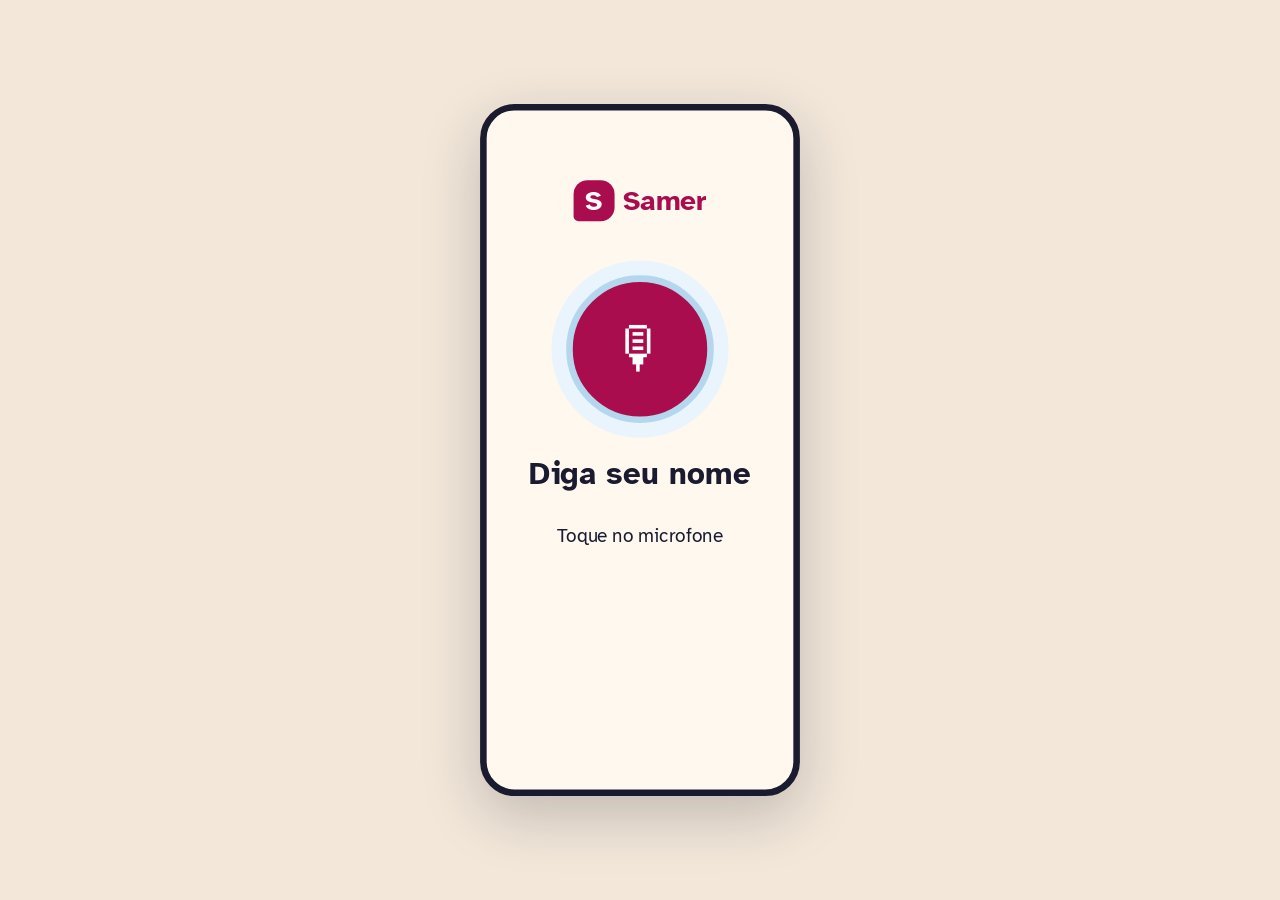
<file: SamerApp Relacionamento/start.html>
<!doctype html>
<html lang="pt-BR"><head><meta charset="UTF-8"><meta name="viewport" content="width=device-width,initial-scale=1"><title>Começar — Samer</title><link rel="stylesheet" href="./style.css"></head><body data-page="start"><div id="app"></div><script defer src="./script.js"></script></body></html>
</file>
<file: SamerApp Relacionamento/style.css>
@import url('https://fonts.googleapis.com/css2?family=Atkinson+Hyperlegible:wght@400;700&display=swap');

:root {
  font-family: 'Atkinson Hyperlegible', sans-serif;
  color: #1b1b2f;
  background: #f2e7d9;
  --cream: #fff8ef;
  --pink: #a90d4e;
  --blue: #084f8a;
  --green: #176b34;
  --red: #a5261f;
  --yellow: #ffd166;
}

* { box-sizing: border-box; }
body { margin: 0; min-width: 320px; min-height: 100vh; }
button { font: inherit; cursor: pointer; }
button:focus-visible { outline: 4px solid var(--yellow); outline-offset: 4px; }
button:active { transform: scale(.97); }
.hidden { display: none !important; }
.screen { width: min(100%, 560px); min-height: 100vh; margin: auto; padding: 18px 18px 115px; background: var(--cream); }
.top { height: 70px; display: flex; align-items: center; justify-content: space-between; }
.logo { display: flex; align-items: center; gap: 10px; color: var(--pink); font-size: 34px; font-weight: 700; }
.logo-mark { width: 50px; height: 50px; display: grid; place-items: center; color: white; border-radius: 17px 17px 17px 6px; background: var(--pink); }
.round { width: 64px; height: 64px; border: 0; border-radius: 50%; color: white; background: var(--blue); font-size: 28px; }
.hero { height: 290px; position: relative; overflow: hidden; margin: 18px 0; border-radius: 26px; box-shadow: 0 10px 28px #4c2c1c24; }
.hero img, .card img { width: 100%; height: 100%; object-fit: cover; }
.verified { position: absolute; right: 12px; bottom: 12px; padding: 9px 12px; color: white; border-radius: 999px; background: var(--green); font-size: 18px; font-weight: 700; }
h1 { margin: 18px 0; font-size: 38px; line-height: 1.05; }
.big { width: 100%; min-height: 76px; margin-top: 16px; border: 0; border-radius: 22px; color: white; background: var(--pink); box-shadow: 0 7px 0 #750a38; font-size: 25px; font-weight: 700; }
.blue { background: var(--blue); box-shadow: 0 7px 0 #063e6b; }
.match-top { display: grid; grid-template-columns: 1fr 64px 1fr; align-items: center; }
.match-top .round:last-child { justify-self: end; }
.distance { color: var(--blue); background: #e9f4fc; border: 3px solid #b5d7ed; }
.stack { height: 430px; position: relative; margin-top: 14px; }
.behind, .card { position: absolute; inset: 0; overflow: hidden; border-radius: 25px; }
.behind { transform: rotate(3deg) translateY(9px); background: #d8c2af; }
.behind img { width: 100%; height: 100%; object-fit: cover; opacity: .7; }
.card { box-shadow: 0 12px 30px #1b1b2f38; touch-action: pan-y; transition: transform .25s; }
.card::after { content: ''; position: absolute; inset: 48% 0 0; background: linear-gradient(transparent, #101020e8); }
.card-info { position: absolute; z-index: 2; left: 17px; right: 17px; bottom: 18px; color: white; }
.card-info h1 { margin: 0; font-size: 34px; }
.card-info p { margin: 8px 0 0; font-size: 22px; }
.audio { min-height: 74px; margin-top: 20px; padding: 8px; display: flex; align-items: center; gap: 12px; color: var(--blue); border: 3px solid #b5d7ed; border-radius: 20px; background: #e9f4fc; font-size: 21px; font-weight: 700; }
.audio button { flex: none; }
.choices { margin-top: 22px; display: flex; justify-content: center; align-items: start; gap: 24px; }
.choice { display: grid; justify-items: center; gap: 7px; font-size: 19px; font-weight: 700; }
.choice button { width: 88px; height: 88px; border: 0; border-radius: 50%; color: white; font-size: 36px; }
.choice.undo button { width: 64px; height: 64px; margin-top: 12px; color: #1b1b2f; background: var(--yellow); border: 3px solid #1b1b2f; }
.pass button { background: var(--red); }.like button { background: var(--green); }
.bottom { position: fixed; left: 50%; bottom: 0; width: min(100%, 560px); height: 92px; transform: translateX(-50%); display: grid; grid-template-columns: repeat(3,1fr); background: white; border-top: 3px solid #e5d4c3; }
.bottom button { border: 0; background: white; font-size: 19px; font-weight: 700; }.bottom .active { color: white; background: var(--pink); }
.avatar { width: 38px; height: 38px; display: block; margin: auto; object-fit: cover; border-radius: 50%; border: 3px solid var(--blue); }
.overlay { position: fixed; z-index: 10; inset: 0; display: grid; place-items: center; padding: 20px; background: #1b1b2fd9; }
.dialog { width: min(100%,420px); padding: 26px; text-align: center; border-radius: 28px; background: var(--cream); }
.dialog p { font-size: 23px; line-height: 1.4; }
.dialog .big { background: var(--green); box-shadow: 0 6px 0 #0e4d24; }
.celebrate { min-height: 100vh; padding: 32px 20px; text-align: center; color: white; background: var(--pink); }
.faces { margin: 100px 0 30px; display: flex; justify-content: center; align-items: center; }
.faces img { width: 135px; height: 135px; object-fit: cover; border: 6px solid white; border-radius: 50%; }
.faces b { width: 70px; height: 70px; margin: 0 -10px; z-index: 2; display: grid; place-items: center; color: var(--pink); border-radius: 50%; background: var(--yellow); font-size: 35px; }
.celebrate h1 { font-size: 48px; }
.celebrate .big { max-width: 460px; background: var(--green); box-shadow: 0 6px 0 #0e4d24; }
.empty { display: grid; align-content: center; text-align: center; }
.empty-icon { font-size: 100px; }.empty p { font-size: 24px; }
.page-title { display: flex; align-items: center; gap: 12px; font-size: 35px; }
.page-title span { width: 54px; height: 54px; display: grid; place-items: center; color: white; border-radius: 17px; background: var(--blue); }
.record-page { display: flex; flex-direction: column; align-items: center; justify-content: center; text-align: center; }
.record-button { width: 180px; height: 180px; margin: 65px 0 25px; border: 8px solid #b5d7ed; border-radius: 50%; color: white; background: var(--pink); box-shadow: 0 0 0 18px #e9f4fc, 0 10px 0 #750a38; font-size: 70px; }
.record-button.listening { animation: pulse 1.2s infinite; }
.record-page p { font-size: 23px; }.record-status { min-height: 70px; margin-top: 24px; color: var(--blue); font-size: 25px; font-weight: 700; }
.conversation-list { display: grid; gap: 16px; margin-top: 24px; }
.conversation { min-height: 104px; padding: 10px; display: grid; grid-template-columns: 78px 1fr 64px; align-items: center; gap: 12px; border: 3px solid #e4d3c2; border-radius: 22px; background: white; }
.conversation img { width: 78px; height: 78px; object-fit: cover; border-radius: 17px; }.conversation strong { font-size: 25px; }.conversation p { margin: 4px 0 0; font-size: 19px; }
.conversation button { width: 64px; height: 64px; border: 0; border-radius: 50%; color: white; background: var(--blue); font-size: 27px; }
.profile-page { text-align: center; }.profile-photo { width: 210px; height: 210px; margin: 34px auto 15px; object-fit: cover; border: 7px solid white; border-radius: 50%; box-shadow: 0 0 0 5px var(--green); }
.profile-page h1 { margin-bottom: 8px; }.profile-badge { display: inline-flex; padding: 10px 15px; color: white; border-radius: 999px; background: var(--green); font-size: 20px; font-weight: 700; }
.profile-options { display: grid; gap: 15px; margin-top: 30px; }.profile-options button { min-height: 72px; padding: 0 18px; text-align: left; border: 3px solid var(--blue); border-radius: 20px; color: var(--blue); background: white; font-size: 22px; font-weight: 700; }
.mini { border: 0; background: transparent; }
@keyframes pulse { 50% { box-shadow: 0 0 0 32px #a90d4e22, 0 10px 0 #750a38; transform: scale(1.04); } }
@media (min-width: 760px) {
  body { min-height: 100vh; overflow: hidden; }
  #app {
    width: 100%;
    height: 100vh;
    position: fixed;
    inset: 0;
    overflow: hidden;
  }
  .screen {
    width: 390px;
    height: 844px;
    min-height: 0;
    margin: 0;
    padding: 18px 18px 112px;
    position: absolute;
    top: 50%;
    left: 50%;
    overflow-x: hidden;
    overflow-y: auto;
    border: 8px solid #1b1b2f;
    border-radius: 42px;
    box-shadow: 0 24px 70px #1b1b2f38;
    transform: translate(-50%, -50%) scale(.82);
    transform-origin: center;
  }
  .hero { height: 240px; margin-block: 12px; }
  .stack { height: 370px; margin-top: 8px; }
  .audio { min-height: 68px; margin-top: 12px; }
  .choices { margin-top: 14px; }
  .choice button { width: 80px; height: 80px; }
  .choice.undo button { width: 60px; height: 60px; margin-top: 10px; }
  .big { min-height: 68px; margin-top: 12px; }
  .bottom {
    position: absolute;
    width: 100%;
    left: 0;
    bottom: 0;
    transform: none;
    border: 0;
    border-top: 3px solid #e5d4c3;
    border-radius: 0 0 33px 33px;
    overflow: hidden;
  }
  .conversation-list { grid-template-columns: 1fr; }
  .celebrate {
    width: 390px;
    height: 844px;
    min-height: 0;
    position: absolute;
    top: 50%;
    left: 50%;
    margin: 0;
    overflow-y: auto;
    border: 8px solid #1b1b2f;
    border-radius: 42px;
    box-shadow: 0 24px 70px #1b1b2f38;
    transform: translate(-50%, -50%) scale(.82);
    transform-origin: center;
  }
}
@media (min-width: 760px) and (max-height: 740px) {
  .screen, .celebrate { transform: translate(-50%, -50%) scale(.72); }
}
@media (min-width: 760px) and (max-height: 640px) {
  .screen, .celebrate { transform: translate(-50%, -50%) scale(.64); }
}
@media (max-width: 420px) {
  .screen { padding-inline: 14px; }
  .logo { font-size: 29px; }.logo-mark { width: 44px; height: 44px; }
  .hero { height: 250px; }
  h1 { font-size: 34px; }
  .stack { height: min(430px, 52vh); }
  .profile-info h1, .card-info h1 { font-size: 30px; }
  .choices { gap: 16px; }
  .choice button { width: 80px; height: 80px; }
  .choice.undo button { width: 64px; height: 64px; }
  .bottom button { font-size: 16px; }
  .record-button { width: 156px; height: 156px; margin-top: 45px; }
  .faces img { width: 112px; height: 112px; }
}
@media (max-width: 350px) {
  .choices { gap: 10px; }
  .choice button { width: 72px; height: 72px; }
  .choice { font-size: 16px; }
  .audio { font-size: 18px; }
}
@media (prefers-reduced-motion: reduce) { * { animation: none !important; transition: none !important; } }
</file>
